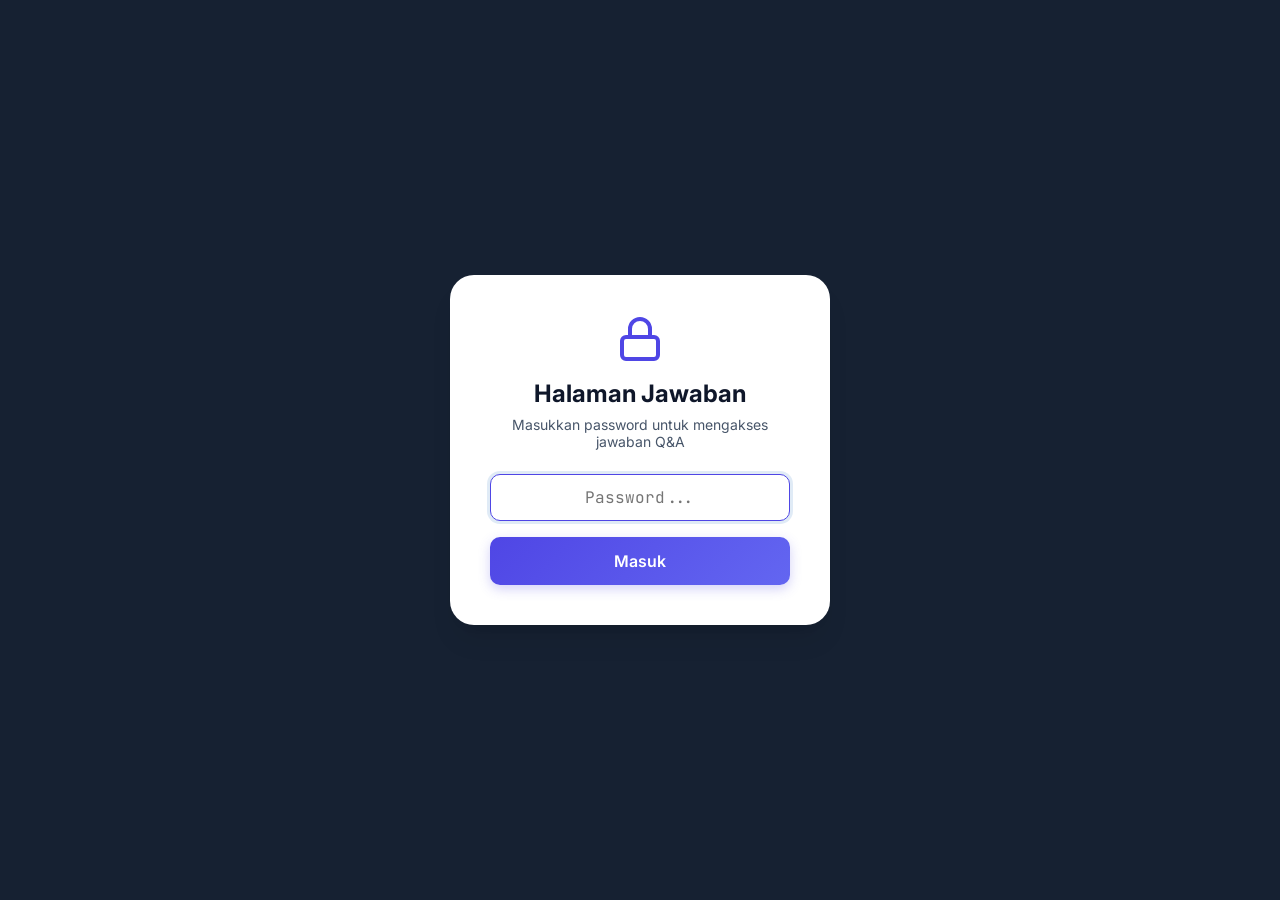
<file: jawaban.html>
<!DOCTYPE html>
<html lang="id">
<head>
  <meta charset="utf-8"/>
  <meta name="viewport" content="width=device-width, initial-scale=1.0"/>
  <title>Jawaban Q&A — MADALINE</title>
  <link rel="stylesheet" href="styles.css"/>
  <style>
    body { overflow: auto; background: var(--surface); }
    .jawaban-container { max-width: 900px; margin: 0 auto; padding: 32px; min-height: 100vh; }
    .login-overlay {
      position: fixed; inset: 0; background: rgba(10,22,40,0.95);
      display: flex; align-items: center; justify-content: center; z-index: 999;
    }
    .login-box {
      background: var(--surface-container-lowest); border-radius: var(--radius-xl);
      padding: 40px; width: 380px; text-align: center; box-shadow: var(--shadow-elevated);
    }
    .login-box h2 { font-size: 24px; font-weight: 700; margin-bottom: 8px; }
    .login-box p { font-size: 14px; color: var(--on-surface-variant); margin-bottom: 24px; }
    .login-box input {
      width: 100%; padding: 12px 16px; border: 1px solid var(--outline); border-radius: var(--radius-md);
      font-size: 16px; font-family: 'JetBrains Mono', monospace; text-align: center; margin-bottom: 16px;
      outline: none; transition: border-color 0.2s;
    }
    .login-box input:focus { border-color: var(--primary); box-shadow: 0 0 0 3px rgba(0,90,183,0.12); }
    .login-box .btn { width: 100%; padding: 14px; font-size: 16px; }
    .login-error { color: var(--error); font-size: 13px; margin-top: 8px; display: none; }
    .qa-item {
      background: var(--surface-container-lowest); border: 1px solid var(--outline-variant);
      border-radius: var(--radius-lg); margin-bottom: 16px; overflow: hidden; box-shadow: var(--shadow-card);
    }
    .qa-item-header { padding: 16px 20px; border-bottom: 1px solid var(--outline-variant); display: flex; justify-content: space-between; align-items: center; }
    .qa-item-meta { font-size: 12px; color: var(--on-surface-variant); }
    .qa-item-question { padding: 16px 20px; font-weight: 600; font-size: 15px; border-bottom: 1px solid rgba(193,198,215,0.3); background: var(--surface-container-low); }
    .qa-item-answer { padding: 16px 20px; font-size: 14px; line-height: 1.7; }
    .qa-item-answer strong { color: var(--primary); }
    .empty-state { text-align: center; padding: 60px 20px; color: var(--on-surface-variant); }
    .empty-state .icon { font-size: 64px; margin-bottom: 16px; }
    .header-bar { display: flex; justify-content: space-between; align-items: center; margin-bottom: 24px; padding-bottom: 16px; border-bottom: 2px solid var(--outline-variant); }
    .badge-count { background: var(--primary); color: white; padding: 4px 12px; border-radius: 20px; font-size: 13px; font-weight: 700; }
    .refresh-btn { padding: 8px 16px; }
    .config-card {
      background: var(--surface-container-lowest); border: 1px solid var(--outline-variant);
      border-radius: var(--radius-lg); padding: 20px; margin-bottom: 24px; box-shadow: var(--shadow-card);
    }
    .config-card h3 { font-size: 15px; font-weight: 700; margin-bottom: 12px; color: var(--primary); }
    .config-row { display: flex; gap: 10px; align-items: flex-end; margin-bottom: 12px; }
    .config-row .input-group { flex: 1; }
    .config-row input {
      width: 100%; padding: 10px 14px; border: 1px solid var(--outline); border-radius: var(--radius-md);
      font-family: 'JetBrains Mono', monospace; font-size: 13px; outline: none; transition: border-color 0.2s;
      background: var(--surface);
    }
    .config-row input:focus { border-color: var(--primary); box-shadow: 0 0 0 3px rgba(0,90,183,0.12); }
    .key-status { font-size: 12px; font-weight: 600; padding: 4px 10px; border-radius: 12px; display: inline-flex; align-items: center; gap: 4px; }
    .key-active { background: #d1fae5; color: #065f46; }
    .key-missing { background: #fee2e2; color: #991b1b; }
  </style>
</head>
<body>

<!-- Login Overlay -->
<div class="login-overlay" id="login-overlay">
  <div class="login-box">
    <div style="color:var(--primary);margin-bottom:16px;display:flex;justify-content:center;"><svg width="48" height="48" viewBox="0 0 24 24" fill="none" stroke="currentColor" stroke-width="2"><rect x="3" y="11" width="18" height="11" rx="2" ry="2"></rect><path d="M7 11V7a5 5 0 0 1 10 0v4"></path></svg></div>
    <h2>Halaman Jawaban</h2>
    <p>Masukkan password untuk mengakses jawaban Q&A</p>
    <input type="password" id="password-input" placeholder="Password..." autofocus/>
    <button class="btn btn-primary" id="btn-login">Masuk</button>
    <div class="login-error" id="login-error">Password salah! Coba lagi.</div>
  </div>
</div>

<!-- Main Content -->
<div class="jawaban-container" id="main-content" style="display:none;">
  <div class="header-bar">
    <div>
      <div class="section-overline">Halaman Rahasia — Presenter Only</div>
      <h1 class="font-headline-lg">Jawaban Q&A MADALINE</h1>
    </div>
    <div style="display:flex;gap:8px;align-items:center;">
      <span class="badge-count" id="total-count">0 pertanyaan</span>
      <button class="btn btn-secondary refresh-btn" id="btn-refresh">↻ Refresh</button>
      <a href="index.html" class="btn btn-secondary refresh-btn">← Kembali</a>
    </div>
  </div>

  <!-- API Key Config -->
  <div class="config-card">
    <h3>Konfigurasi API Key (Gemini)</h3>
    <p style="font-size:13px;color:var(--on-surface-variant);margin-bottom:12px;">
      Masukkan API key Gemini agar AI bisa menjawab pertanyaan otomatis. Key disimpan di browser ini saja (tidak di-upload ke GitHub).
      <a href="https://aistudio.google.com/apikey" target="_blank" style="color:var(--primary);font-weight:600;">Dapatkan key →</a>
    </p>
    <div class="config-row">
      <div class="input-group">
        <label style="font-size:11px;font-weight:700;text-transform:uppercase;letter-spacing:0.06em;color:var(--on-surface-variant);margin-bottom:4px;display:block;">API KEY</label>
        <input type="password" id="api-key-input" placeholder="Masukkan Gemini API Key..." />
      </div>
      <button class="btn btn-primary" id="btn-save-key" style="height:42px;white-space:nowrap;">Simpan</button>
    </div>
    <div style="display:flex;justify-content:space-between;align-items:center;">
      <div>
        <span>Status: </span>
        <span class="key-status" id="key-status">—</span>
      </div>
    </div>
  </div>

  <!-- Cloud Sync Status -->
  <div class="config-card" style="border-left:4px solid #059669;">
    <h3 style="color:#059669;">Cloud Sync — Firebase</h3>
    <p style="font-size:13px;color:var(--on-surface-variant);margin-bottom:12px;">
      Data Q&A disinkronkan otomatis via Firebase Realtime Database. Pertanyaan dari HP audiens langsung muncul di sini.
    </p>
    <div style="display:flex;justify-content:space-between;align-items:center;">
      <div>
        <span>Status: </span>
        <span class="key-status key-active" id="firebase-status">Aktif — Auto Sync</span>
      </div>
      <div style="display:flex;gap:8px;">
        <button class="btn btn-secondary" id="btn-test-firebase" style="font-size:12px;padding:6px 14px;">Test Koneksi</button>
        <button class="btn btn-reset" id="btn-clear-data" style="font-size:12px;padding:6px 14px;">Reset Semua Data Q&A</button>
      </div>
    </div>
  </div>

  <div id="qa-list">
    <div class="empty-state">
      <div class="icon" style="color:var(--primary);"><svg width="64" height="64" viewBox="0 0 24 24" fill="none" stroke="currentColor" stroke-width="1.5"><path d="M21 15a2 2 0 0 1-2 2H7l-4 4V5a2 2 0 0 1 2-2h14a2 2 0 0 1 2 2z"></path></svg></div>
      <h3>Belum Ada Pertanyaan</h3>
      <p>Pertanyaan dari audience akan muncul di sini secara real-time.</p>
    </div>
  </div>
</div>

<script>
  const PASSWORD = 'jawaban';
  const FIREBASE_DB_URL = 'https://madaline-qa-default-rtdb.asia-southeast1.firebasedatabase.app';

  // Login handler
  const loginOverlay = document.getElementById('login-overlay');
  const mainContent = document.getElementById('main-content');
  const btnLogin = document.getElementById('btn-login');
  const passwordInput = document.getElementById('password-input');
  const loginError = document.getElementById('login-error');

  function tryLogin() {
    if (passwordInput.value === PASSWORD) {
      loginOverlay.style.display = 'none';
      mainContent.style.display = '';
      loadQuestions();
      loadKeyStatus();
    } else {
      loginError.style.display = '';
      passwordInput.value = '';
      passwordInput.focus();
      setTimeout(() => loginError.style.display = 'none', 3000);
    }
  }

  btnLogin.addEventListener('click', tryLogin);
  passwordInput.addEventListener('keydown', (e) => { if (e.key === 'Enter') tryLogin(); });

  // === API Key Config ===
  function loadKeyStatus() {
    var key = localStorage.getItem('madaline_gemini_key') || '';
    var statusEl = document.getElementById('key-status');
    var inputEl = document.getElementById('api-key-input');
    if (key) {
      statusEl.textContent = 'Key tersimpan (' + key.substring(0, 8) + '...)';
      statusEl.className = 'key-status key-active';
      inputEl.placeholder = 'Key sudah tersimpan (isi untuk mengganti)';
    } else {
      statusEl.textContent = 'Belum diatur';
      statusEl.className = 'key-status key-missing';
      inputEl.placeholder = 'Masukkan Gemini API Key...';
    }
  }

  document.getElementById('btn-save-key').addEventListener('click', async function() {
    var key = document.getElementById('api-key-input').value.trim();
    if (!key) { alert('Masukkan API key!'); return; }
    localStorage.setItem('madaline_gemini_key', key);
    // Simpan juga ke Firebase agar semua device bisa pakai
    try {
      await fetch(FIREBASE_DB_URL + '/config/gemini_key.json', {
        method: 'PUT',
        headers: { 'Content-Type': 'application/json' },
        body: JSON.stringify(key)
      });
    } catch(e) { console.warn('Firebase key save error:', e); }
    document.getElementById('api-key-input').value = '';
    loadKeyStatus();
    alert('API Key berhasil disimpan (lokal + cloud). Semua device sekarang bisa menggunakan AI.');
  });

  // === Firebase Test Connection ===
  document.getElementById('btn-test-firebase').addEventListener('click', async function() {
    var statusEl = document.getElementById('firebase-status');
    statusEl.textContent = 'Testing...';
    statusEl.className = 'key-status key-missing';
    try {
      var resp = await fetch(FIREBASE_DB_URL + '/questions.json');
      if (resp.ok) {
        statusEl.textContent = 'Koneksi berhasil! Firebase aktif.';
        statusEl.className = 'key-status key-active';
        alert('Koneksi Firebase berhasil!');
      } else {
        statusEl.textContent = 'Gagal! HTTP ' + resp.status;
        statusEl.className = 'key-status key-missing';
        alert('Koneksi gagal! Status: ' + resp.status);
      }
    } catch (e) {
      statusEl.textContent = 'Error: ' + e.message;
      statusEl.className = 'key-status key-missing';
      alert('Error koneksi: ' + e.message);
    }
  });

  // === Reset Q&A Data ===
  document.getElementById('btn-clear-data').addEventListener('click', async function() {
    if (confirm('Yakin ingin menghapus semua data Q&A? Ini akan menghapus dari Firebase (cloud).')) {
      try {
        await fetch(FIREBASE_DB_URL + '/questions.json', {
          method: 'PUT',
          headers: { 'Content-Type': 'application/json' },
          body: JSON.stringify(null)
        });
      } catch(e) { console.warn('Firebase clear error:', e); }
      loadQuestions();
      alert('Data Q&A berhasil direset.');
    }
  });

  // === Load Questions from Firebase ===
  async function loadQuestions() {
    var list = [];
    try {
      var resp = await fetch(FIREBASE_DB_URL + '/questions.json');
      if (resp.ok) {
        var data = await resp.json();
        if (data) {
          list = Array.isArray(data) ? data.filter(Boolean) : Object.values(data);
        }
      }
    } catch(e) { console.warn('Firebase load error:', e); }

    var container = document.getElementById('qa-list');
    var countEl = document.getElementById('total-count');

    countEl.textContent = list.length + ' pertanyaan';

    if (list.length === 0) {
      container.innerHTML = `<div class="empty-state">
        <div class="icon" style="color:var(--primary);"><svg width="64" height="64" viewBox="0 0 24 24" fill="none" stroke="currentColor" stroke-width="1.5"><path d="M21 15a2 2 0 0 1-2 2H7l-4 4V5a2 2 0 0 1 2-2h14a2 2 0 0 1 2 2z"></path></svg></div>
        <h3>Belum Ada Pertanyaan</h3>
        <p>Pertanyaan dari audience akan muncul di sini secara real-time.</p>
      </div>`;
      return;
    }

    container.innerHTML = list.map((q, i) => {
      var statusBadge = '';
      if (q.aiSuccess === false) {
        statusBadge = '<span style="display:inline-flex;align-items:center;gap:4px;padding:3px 10px;border-radius:12px;font-size:11px;font-weight:700;background:#fef3cd;color:#92400e;">Jawab Manual</span>';
      } else {
        statusBadge = '<span style="display:inline-flex;align-items:center;gap:4px;padding:3px 10px;border-radius:12px;font-size:11px;font-weight:700;background:#d1fae5;color:#065f46;">AI Generated</span>';
      }
      return `
      <div class="qa-item">
        <div class="qa-item-header">
          <div>
            <strong style="color:var(--primary);">${q.nama}</strong>
            <span style="font-size:13px;color:var(--on-surface-variant);"> — NIM: ${q.nim} | Kelas: ${q.kelas}</span>
          </div>
          <div style="display:flex;align-items:center;gap:8px;">
            ${statusBadge}
            <span class="qa-item-meta">${q.time || ''}</span>
          </div>
        </div>
        <div class="qa-item-question">${q.question}</div>
        <div class="qa-item-answer">${q.answer}</div>
      </div>`;
    }).reverse().join('');
  }

  // Auto-refresh every 3 seconds
  setInterval(loadQuestions, 3000);
  document.getElementById('btn-refresh').addEventListener('click', loadQuestions);
</script>
</body>
</html>
</file>
<file: styles.css>
/* ===== DESIGN SYSTEM: Neural Synthesis ===== */
@import url('https://fonts.googleapis.com/css2?family=Inter:wght@400;500;600;700;800&family=JetBrains+Mono:wght@400;500;600&display=swap');

:root {
  --surface: #f8fafc;
  --surface-dim: #cbd5e1;
  --surface-container-lowest: #ffffff;
  --surface-container-low: #f1f5f9;
  --surface-container: #e2e8f0;
  --surface-container-high: #cbd5e1;
  --surface-container-highest: #94a3b8;
  --on-surface: #0f172a;
  --on-surface-variant: #475569;
  --inverse-surface: #1e293b;
  --inverse-on-surface: #f8fafc;
  --outline: #94a3b8;
  --outline-variant: #cbd5e1;
  --primary: #4f46e5;
  --on-primary: #ffffff;
  --primary-container: #6366f1;
  --on-primary-container: #ffffff;
  --secondary: #06b6d4;
  --on-secondary: #ffffff;
  --secondary-container: #0891b2;
  --on-secondary-container: #ffffff;
  --error: #ef4444;
  --error-container: #fef2f2;
  --on-error-container: #991b1b;
  --success: #10b981;
  --success-dark: #059669;
  --primary-fixed: #e0e7ff;
  --primary-fixed-dim: #c7d2fe;
  --sp-xs: 4px; --sp-sm: 8px; --sp-md: 16px; --sp-lg: 24px; --sp-xl: 48px;
  --radius-sm: 6px; --radius-md: 10px; --radius-lg: 16px; --radius-xl: 24px;
  --shadow-card: 0 4px 6px -1px rgba(0,0,0,0.05), 0 2px 4px -2px rgba(0,0,0,0.05);
  --shadow-elevated: 0 20px 25px -5px rgba(0,0,0,0.1), 0 8px 10px -6px rgba(0,0,0,0.05);
  --shadow-glow-primary: 0 0 20px rgba(79,70,229,0.25);
}

*, *::before, *::after { box-sizing: border-box; margin: 0; padding: 0; }
html { font-size: 16px; scroll-behavior: smooth; }
body {
  font-family: 'Inter', system-ui, sans-serif;
  background: var(--surface);
  color: var(--on-surface);
  min-height: 100vh;
  overflow-x: hidden;
  -webkit-font-smoothing: antialiased;
  word-wrap: break-word;
  overflow-wrap: break-word;
}

/* Typography */
.font-display { font-size: 48px; font-weight: 800; line-height: 56px; letter-spacing: -0.03em; }
.font-headline-lg { font-size: 32px; font-weight: 700; line-height: 40px; letter-spacing: -0.02em; }
.font-headline-md { font-size: 24px; font-weight: 600; line-height: 32px; }
.font-headline-sm { font-size: 18px; font-weight: 600; line-height: 24px; }
.font-body-lg { font-size: 16px; font-weight: 400; line-height: 26px; }
.font-body-md { font-size: 14px; font-weight: 400; line-height: 22px; }
.font-label { font-family: 'Inter'; font-size: 12px; font-weight: 700; line-height: 16px; letter-spacing: 0.06em; text-transform: uppercase; }

/* Slide System */
.slide-viewport { width: 100%; height: 100vh; overflow: hidden; position: relative; }
.slide {
  position: absolute; inset: 0; display: flex; flex-direction: column;
  opacity: 0; transform: translateX(60px);
  transition: opacity 0.5s cubic-bezier(0.4,0,0.2,1), transform 0.5s cubic-bezier(0.4,0,0.2,1);
  pointer-events: none; overflow-y: auto; overflow-x: hidden; padding: 0;
}
.slide.active { opacity: 1; transform: translateX(0); pointer-events: auto; z-index: 2; }
.slide.prev { opacity: 0; transform: translateX(-60px); }
.slide-inner { max-width: 1200px; width: 100%; margin: 0 auto; padding: var(--sp-xl) 32px; padding-top: 72px; padding-bottom: 80px; flex: 1; display: flex; flex-direction: column; }

/* Top Bar */
.topbar {
  position: fixed; top: 0; left: 0; right: 0; height: 56px;
  background: rgba(250,248,255,0.85); backdrop-filter: blur(12px);
  border-bottom: 1px solid var(--outline-variant);
  display: flex; align-items: center; justify-content: space-between;
  padding: 0 var(--sp-lg); z-index: 100;
}
.topbar-brand { font-size: 15px; font-weight: 700; color: var(--primary); display: flex; align-items: center; gap: var(--sp-sm); }
.topbar-brand svg { width: 22px; height: 22px; }

/* Progress Bar */
.progress-bar { position: fixed; top: 56px; left: 0; right: 0; height: 3px; background: var(--outline-variant); z-index: 99; }
.progress-fill { height: 100%; background: linear-gradient(90deg, var(--primary), var(--secondary)); transition: width 0.4s cubic-bezier(0.4,0,0.2,1); border-radius: 0 2px 2px 0; }

/* Bottom Nav */
.slide-nav {
  position: fixed; bottom: 0; left: 0; right: 0; height: 64px;
  background: rgba(250,248,255,0.9); backdrop-filter: blur(12px);
  border-top: 1px solid var(--outline-variant);
  display: flex; align-items: center; justify-content: center; gap: var(--sp-lg); z-index: 100; padding: 0 var(--sp-lg);
}
.slide-dots { display: flex; gap: var(--sp-sm); align-items: center; }
.slide-dot { width: 10px; height: 10px; border-radius: 50%; background: var(--outline-variant); border: none; cursor: pointer; transition: all 0.3s ease; padding: 0; }
.slide-dot.active { background: var(--primary); width: 28px; border-radius: 5px; box-shadow: 0 0 8px rgba(0,90,183,0.3); }
.slide-dot:hover { background: var(--outline); }
.nav-btn {
  display: flex; align-items: center; gap: 6px; padding: 8px 20px; border-radius: var(--radius-md);
  border: 1px solid var(--outline-variant); background: var(--surface-container-lowest);
  color: var(--on-surface); font-weight: 600; font-size: 14px; cursor: pointer;
  transition: all 0.2s ease; font-family: 'Inter', sans-serif;
}
.nav-btn:hover { background: var(--surface-container-high); border-color: var(--primary); color: var(--primary); }
.nav-btn:disabled { opacity: 0.35; cursor: not-allowed; }
.nav-btn.primary { background: var(--primary); color: var(--on-primary); border-color: var(--primary); }
.nav-btn.primary:hover { background: var(--primary-container); }
.nav-btn.primary:disabled { opacity: 0.35; }

/* Cards */
.card {
  background: var(--surface-container-lowest); border: 1px solid var(--outline-variant);
  border-radius: var(--radius-lg); box-shadow: var(--shadow-card); overflow: hidden; transition: transform 0.3s ease, box-shadow 0.3s ease;
  max-width: 100%;
}
.card:hover { box-shadow: var(--shadow-elevated); transform: translateY(-2px); }
.card-header { padding: var(--sp-md) var(--sp-lg); border-bottom: 1px solid var(--outline-variant); display: flex; align-items: center; justify-content: space-between; }
.card-body { padding: var(--sp-lg); }

/* Hero Slide */
.hero-slide {
  background: linear-gradient(135deg, #0f172a 0%, #1e293b 40%, #312e81 100%);
  color: white; justify-content: center; align-items: center; text-align: center;
  position: relative; overflow: hidden;
}
.hero-slide::before {
  content: ''; position: absolute; inset: 0;
  background: radial-gradient(circle at 30% 20%, rgba(79,70,229,0.2) 0%, transparent 50%),
              radial-gradient(circle at 70% 80%, rgba(6,182,212,0.15) 0%, transparent 50%);
}
.hero-grid-bg {
  position: absolute; inset: 0;
  background-image: linear-gradient(rgba(255,255,255,0.03) 1px, transparent 1px), linear-gradient(90deg, rgba(255,255,255,0.03) 1px, transparent 1px);
  background-size: 60px 60px; animation: gridMove 20s linear infinite;
}
@keyframes gridMove { 0% { transform: translate(0, 0); } 100% { transform: translate(60px, 60px); } }
.hero-content {
  position: relative; z-index: 2; max-width: 800px; padding: 48px;
  background: rgba(15, 23, 42, 0.6);
  backdrop-filter: blur(20px);
  -webkit-backdrop-filter: blur(20px);
  border: 1px solid rgba(255, 255, 255, 0.1);
  border-radius: 28px;
  box-shadow: 0 25px 50px -12px rgba(0, 0, 0, 0.5), inset 0 1px 0 rgba(255,255,255,0.1);
  margin: 20px;
  animation: heroEntry 1s cubic-bezier(0.2, 0.8, 0.2, 1) forwards;
}
@keyframes heroEntry {
  from { opacity: 0; transform: translateY(30px); }
  to { opacity: 1; transform: translateY(0); }
}
.hero-badge {
  display: inline-flex; align-items: center; gap: 6px; padding: 6px 16px;
  background: rgba(255,255,255,0.08); border: 1px solid rgba(255,255,255,0.12);
  border-radius: 20px; font-size: 12px; font-weight: 600; letter-spacing: 0.05em;
  text-transform: uppercase; color: var(--primary-fixed-dim); margin-bottom: 24px; backdrop-filter: blur(4px);
}
.hero-title {
  font-size: clamp(36px, 6vw, 64px); font-weight: 800; line-height: 1.1; letter-spacing: -0.03em; margin-bottom: 16px;
  background: linear-gradient(135deg, #ffffff 0%, #cbd5e1 100%);
  -webkit-background-clip: text; -webkit-text-fill-color: transparent; background-clip: text;
}
.hero-subtitle { font-size: 18px; color: rgba(255,255,255,0.7); line-height: 1.6; margin-bottom: 32px; }
.hero-btn {
  display: inline-flex; align-items: center; gap: 10px; padding: 14px 32px;
  background: linear-gradient(135deg, var(--primary), var(--primary-container)); color: white;
  border: none; border-radius: 30px; font-size: 16px; font-weight: 700; cursor: pointer;
  transition: all 0.3s ease; font-family: 'Inter', sans-serif;
  box-shadow: 0 4px 20px rgba(79,70,229,0.4);
}
.hero-btn:hover { transform: translateY(-2px); box-shadow: 0 6px 30px rgba(79,70,229,0.6); }
.hero-cta { margin-bottom: 32px; }
.hero-features { display: flex; gap: 12px; justify-content: center; flex-wrap: wrap; }
.hero-feature-chip {
  padding: 8px 16px; background: rgba(255,255,255,0.06); border: 1px solid rgba(255,255,255,0.1);
  border-radius: 20px; font-size: 13px; font-weight: 500; color: rgba(255,255,255,0.7);
}

/* Theory */
.theory-grid { display: grid; grid-template-columns: 1fr 1fr; gap: var(--sp-lg); margin-top: var(--sp-lg); }
.theory-grid > div { min-width: 0; }
.formula-highlight { overflow-x: auto; overflow-y: hidden; padding-bottom: 8px; }
.formula-highlight .katex { color: var(--primary) !important; }
.concept-list { list-style: none; padding: 0; }
.concept-list li {
  padding: 12px 16px; border-left: 3px solid var(--primary); margin-bottom: var(--sp-sm);
  background: var(--surface-container-low); border-radius: 0 var(--radius-sm) var(--radius-sm) 0;
  font-size: 14px; line-height: 1.6;
}
.concept-list li strong { color: var(--primary); }

/* Section Headers */
.section-header { margin-bottom: var(--sp-lg); padding-bottom: var(--sp-sm); border-bottom: 2px solid var(--outline-variant); }
.section-overline { font-size: 12px; font-weight: 700; text-transform: uppercase; letter-spacing: 0.08em; color: var(--secondary); margin-bottom: 4px; }

/* Network Vis */
.network-vis-container { background: var(--surface-container-low); border: 1px solid var(--outline-variant); border-radius: var(--radius-lg); padding: var(--sp-md); }
.network-vis-container svg text { font-family: 'JetBrains Mono', monospace; }
.node-circle { transition: all 0.3s ease; }
.node-circle:hover { filter: drop-shadow(0 0 8px rgba(0,90,183,0.4)); }

/* Dataset */
.dataset-layout { display: grid; grid-template-columns: 1fr 280px; gap: var(--sp-lg); }
.dataset-layout > div { min-width: 0; }
.dataset-stats { display: flex; flex-direction: column; gap: var(--sp-md); }
.stat-card { text-align: center; padding: var(--sp-lg); }
.stat-value { font-size: 40px; font-weight: 800; font-family: 'JetBrains Mono', monospace; }
.stat-label { font-size: 13px; color: var(--on-surface-variant); margin-top: 4px; }
.badge { display: inline-flex; align-items: center; justify-content: center; padding: 2px 10px; border-radius: 12px; font-size: 12px; font-weight: 700; min-width: 28px; }
.badge-yes { background: #dbeafe; color: #1d4ed8; }
.badge-no { background: var(--surface-dim); color: var(--on-surface-variant); }
.badge-flu { background: #fee2e2; color: #dc2626; }
.badge-notflu { background: #d1fae5; color: #059669; }
.legend-item { display: flex; align-items: center; gap: 8px; font-size: 13px; }

/* Example Calculations */
.example-grid { display: grid; grid-template-columns: 1fr 1fr; gap: var(--sp-lg); }
.example-grid > div { min-width: 0; }
.example-card { border-top: 4px solid; max-width: 100%; }
.example-card.flu { border-top-color: #dc2626; }
.example-card.notflu { border-top-color: #059669; }
.example-card .example-header { padding: var(--sp-md) var(--sp-lg); display: flex; align-items: center; gap: 12px; border-bottom: 1px solid var(--outline-variant); }
.example-badge { padding: 4px 12px; border-radius: 16px; font-size: 12px; font-weight: 700; }
.example-badge.flu { background: #fee2e2; color: #dc2626; }
.example-badge.notflu { background: #d1fae5; color: #059669; }
.example-step { padding: 12px var(--sp-lg); border-bottom: 1px solid rgba(193,198,215,0.3); }
.example-step:last-child { border-bottom: none; }
.example-step-label { font-size: 11px; font-weight: 700; text-transform: uppercase; letter-spacing: 0.06em; color: var(--secondary); margin-bottom: 6px; }

/* Simulator */
.sim-layout { display: grid; grid-template-columns: 280px 1fr; gap: var(--sp-lg); margin-top: var(--sp-lg); }
.sim-layout > div { min-width: 0; }
.sim-config { display: flex; flex-direction: column; gap: var(--sp-md); min-width: 0; }
.sim-main { display: flex; flex-direction: column; gap: var(--sp-lg); min-width: 0; }
.input-group { display: flex; flex-direction: column; gap: var(--sp-xs); }
.input-group label { font-size: 11px; font-weight: 700; text-transform: uppercase; letter-spacing: 0.06em; color: var(--on-surface-variant); }
.input-group input, .input-group select, .input-group textarea {
  padding: 8px 12px; border: 1px solid var(--outline); border-radius: var(--radius-sm);
  font-family: 'JetBrains Mono', monospace; font-size: 14px;
  background: var(--surface); color: var(--on-surface); outline: none; transition: all 0.2s ease;
}
.input-group input:focus, .input-group select:focus, .input-group textarea:focus { border-color: var(--primary); box-shadow: 0 0 0 3px rgba(0,90,183,0.12); }

/* Buttons */
.btn {
  display: inline-flex; align-items: center; justify-content: center; gap: 8px;
  padding: 10px 20px; border-radius: var(--radius-md); font-family: 'Inter', sans-serif;
  font-weight: 600; font-size: 14px; cursor: pointer; transition: all 0.2s ease; border: none;
}
.btn-primary { background: linear-gradient(135deg, var(--primary), var(--primary-container)); color: white; box-shadow: 0 4px 12px rgba(79,70,229,0.25); }
.btn-primary:hover { transform: translateY(-1px); box-shadow: 0 6px 16px rgba(79,70,229,0.35); }
.btn-primary:active { transform: translateY(1px); box-shadow: 0 2px 8px rgba(79,70,229,0.2); }
.btn-secondary { background: transparent; border: 1px solid var(--outline); color: var(--on-surface); }
.btn-secondary:hover { background: var(--surface-container-high); }
.btn-reset { background: transparent; border: 1px solid var(--error); color: var(--error); }
.btn-reset:hover { background: var(--error-container); }

/* Chips */
.chip { display: inline-flex; align-items: center; gap: 4px; padding: 3px 10px; border-radius: 20px; font-size: 11px; font-weight: 700; letter-spacing: 0.03em; }
.chip-processing { background: #dbeafe; color: #1d4ed8; }
.chip-success { background: #d1fae5; color: #065f46; }
.chip-error { background: #fee2e2; color: #991b1b; }
.chip-idle { background: var(--surface-dim); color: var(--on-surface-variant); }

/* Tables */
.data-table { width: 100%; border-collapse: collapse; font-family: 'JetBrains Mono', monospace; font-size: 12px; }
.data-table thead { background: var(--surface-container-low); position: sticky; top: 0; }
.data-table th { padding: 10px 12px; font-family: 'Inter'; font-size: 11px; font-weight: 700; text-transform: uppercase; letter-spacing: 0.05em; color: var(--on-surface-variant); text-align: left; border-bottom: 1px solid var(--outline-variant); }
.data-table td { padding: 8px 12px; border-bottom: 1px solid rgba(193,198,215,0.3); vertical-align: middle; }
.data-table tbody tr { transition: background 0.15s ease; }
.data-table tbody tr:hover { background: rgba(218,226,253,0.3); }
.data-table .text-right { text-align: right; }
.data-table .text-center { text-align: center; }
.data-table .text-error { color: var(--error); }
.data-table .text-success { color: var(--success); }
.data-table .text-muted { color: var(--on-surface-variant); }
.table-scroll { max-height: 320px; max-width: 100%; overflow: auto; border-radius: var(--radius-md); }

/* Tracing */
.trace-formula-block { background: var(--surface-container-low); border: 1px solid var(--outline-variant); border-radius: var(--radius-md); padding: var(--sp-md); margin-bottom: var(--sp-sm); }
.trace-formula-block .katex { color: var(--primary); }
.formula-label { font-size: 11px; font-weight: 700; text-transform: uppercase; letter-spacing: 0.06em; color: var(--on-surface-variant); margin-bottom: var(--sp-xs); }
.trace-value { display: flex; flex-direction: column; gap: 2px; }
.trace-value-label { font-size: 11px; color: var(--on-surface-variant); font-weight: 500; }
.trace-value-data { font-family: 'JetBrains Mono', monospace; font-size: 13px; font-weight: 500; }

/* Testing Slide */
.testing-layout { display: grid; grid-template-columns: 340px 1fr; gap: var(--sp-lg); margin-top: var(--sp-lg); }
.testing-layout > div { min-width: 0; }
.testing-input-panel { display: flex; flex-direction: column; gap: var(--sp-md); min-width: 0; }
.testing-result-panel { display: flex; flex-direction: column; gap: var(--sp-lg); min-width: 0; }
.testing-info-banner {
  display: flex; align-items: flex-start; gap: 16px; padding: 16px 20px;
  background: linear-gradient(135deg, #eff6ff, #eef2ff); border: 1px solid #bfdbfe;
  border-radius: var(--radius-lg); margin-bottom: var(--sp-lg);
}
.testing-info-banner .testing-info-icon { font-size: 28px; }
.testing-info-banner strong { color: var(--primary); display: block; margin-bottom: 4px; }
.testing-info-banner p { font-size: 13px; color: var(--on-surface-variant); line-height: 1.5; margin: 0; }

/* Symptom Toggles */
.symptom-toggle {
  display: flex; align-items: center; justify-content: space-between; padding: 14px 16px;
  background: var(--surface-container-low); border: 1px solid var(--outline-variant);
  border-radius: var(--radius-md); transition: all 0.2s ease;
}
.symptom-toggle:hover { border-color: var(--primary); background: var(--surface-container); }
.symptom-info { display: flex; align-items: center; gap: 12px; }
.symptom-emoji { font-size: 28px; }
.symptom-name { font-weight: 600; font-size: 15px; }
.symptom-desc { font-size: 12px; color: var(--on-surface-variant); }

/* Switch Toggle */
.switch { position: relative; display: inline-block; width: 52px; height: 28px; }
.switch input { opacity: 0; width: 0; height: 0; }
.switch-slider {
  position: absolute; cursor: pointer; inset: 0; background: var(--outline-variant);
  transition: 0.3s; border-radius: 28px;
}
.switch-slider::before {
  content: ""; position: absolute; height: 22px; width: 22px; left: 3px; bottom: 3px;
  background: white; transition: 0.3s; border-radius: 50%; box-shadow: 0 1px 3px rgba(0,0,0,0.2);
}
.switch input:checked + .switch-slider { background: var(--primary); }
.switch input:checked + .switch-slider::before { transform: translateX(24px); }

/* Prediction Result */
.prediction-placeholder { display: flex; flex-direction: column; align-items: center; justify-content: center; padding: 40px; color: var(--on-surface-variant); text-align: center; }
.prediction-result-display { text-align: center; padding: 32px; }
.prediction-result-display .result-icon { font-size: 64px; margin-bottom: 16px; }
.prediction-result-display .result-label { font-size: 28px; font-weight: 800; margin-bottom: 8px; }
.prediction-result-display .result-desc { font-size: 14px; color: var(--on-surface-variant); }
.predict-warning { padding: 10px 16px; background: #fef3cd; border: 1px solid #fbbf24; border-radius: var(--radius-md); font-size: 13px; color: #92400e; text-align: center; }

/* Q&A */
.qa-layout { display: grid; grid-template-columns: 380px 1fr; gap: var(--sp-lg); margin-top: var(--sp-lg); }
.qa-layout > div { min-width: 0; }
.qa-input-panel { display: flex; flex-direction: column; gap: var(--sp-md); min-width: 0; }
.qa-answer-panel { min-height: 500px; }
.qa-placeholder { display: flex; flex-direction: column; align-items: center; justify-content: center; height: 100%; text-align: center; padding: 40px; }
.qa-loading { display: flex; align-items: center; gap: 10px; justify-content: center; padding: 12px; color: var(--primary); font-size: 13px; font-weight: 600; }
.loading-spinner {
  width: 20px; height: 20px; border: 3px solid var(--outline-variant);
  border-top-color: var(--primary); border-radius: 50%; animation: spin 0.8s linear infinite;
}
@keyframes spin { to { transform: rotate(360deg); } }
.qa-answer-content { line-height: 1.7; font-size: 15px; }
.qa-answer-content p { margin-bottom: 12px; }
.qa-answer-content strong { color: var(--primary); }
.qa-answer-content ul, .qa-answer-content ol { margin: 8px 0 12px 20px; }
.qa-answer-content li { margin-bottom: 4px; }
.qa-history-item {
  padding: 10px 14px; border-left: 3px solid var(--primary); margin-bottom: 8px;
  background: var(--surface-container-low); border-radius: 0 var(--radius-sm) var(--radius-sm) 0;
  font-size: 13px; cursor: pointer; transition: all 0.2s ease;
}
.qa-history-item:hover { background: var(--surface-container); }

/* KaTeX */
.katex-display { margin: 8px 0 !important; overflow-x: auto; overflow-y: hidden; padding-bottom: 4px; }

/* Scrollbar */
::-webkit-scrollbar { width: 6px; height: 6px; }
::-webkit-scrollbar-track { background: var(--surface-container-low); }
::-webkit-scrollbar-thumb { background: var(--outline-variant); border-radius: 3px; }
::-webkit-scrollbar-thumb:hover { background: var(--outline); }

/* Animations */
@keyframes fadeInUp { from { opacity: 0; transform: translateY(20px); } to { opacity: 1; transform: translateY(0); } }

/* Responsive */
@media (max-width: 900px) {
  .theory-grid, .example-grid, .qa-layout, .testing-layout { grid-template-columns: 1fr; }
  .sim-layout { grid-template-columns: 1fr; }
  .dataset-layout { grid-template-columns: 1fr; }
  .hero-title { font-size: 32px; }
}

@media (max-width: 600px) {
  .slide-inner { padding: 80px 16px 80px 16px; }
  .topbar { padding: 0 16px; }
  .slide-nav { padding: 0 16px; gap: 8px; }
  .nav-btn { padding: 8px 12px; font-size: 12px; }
  .card-body { padding: 16px; }
  .card-header { padding: 12px 16px; }
  .font-headline-lg { font-size: 26px; line-height: 34px; }
  .hero-title { font-size: 28px; }
  .hero-subtitle { font-size: 15px; }
  .hero-content { padding: 32px 20px; border-radius: 20px; margin: 16px; }
  .stat-value { font-size: 32px; }
  .qa-placeholder { padding: 20px; }
}
</file>
